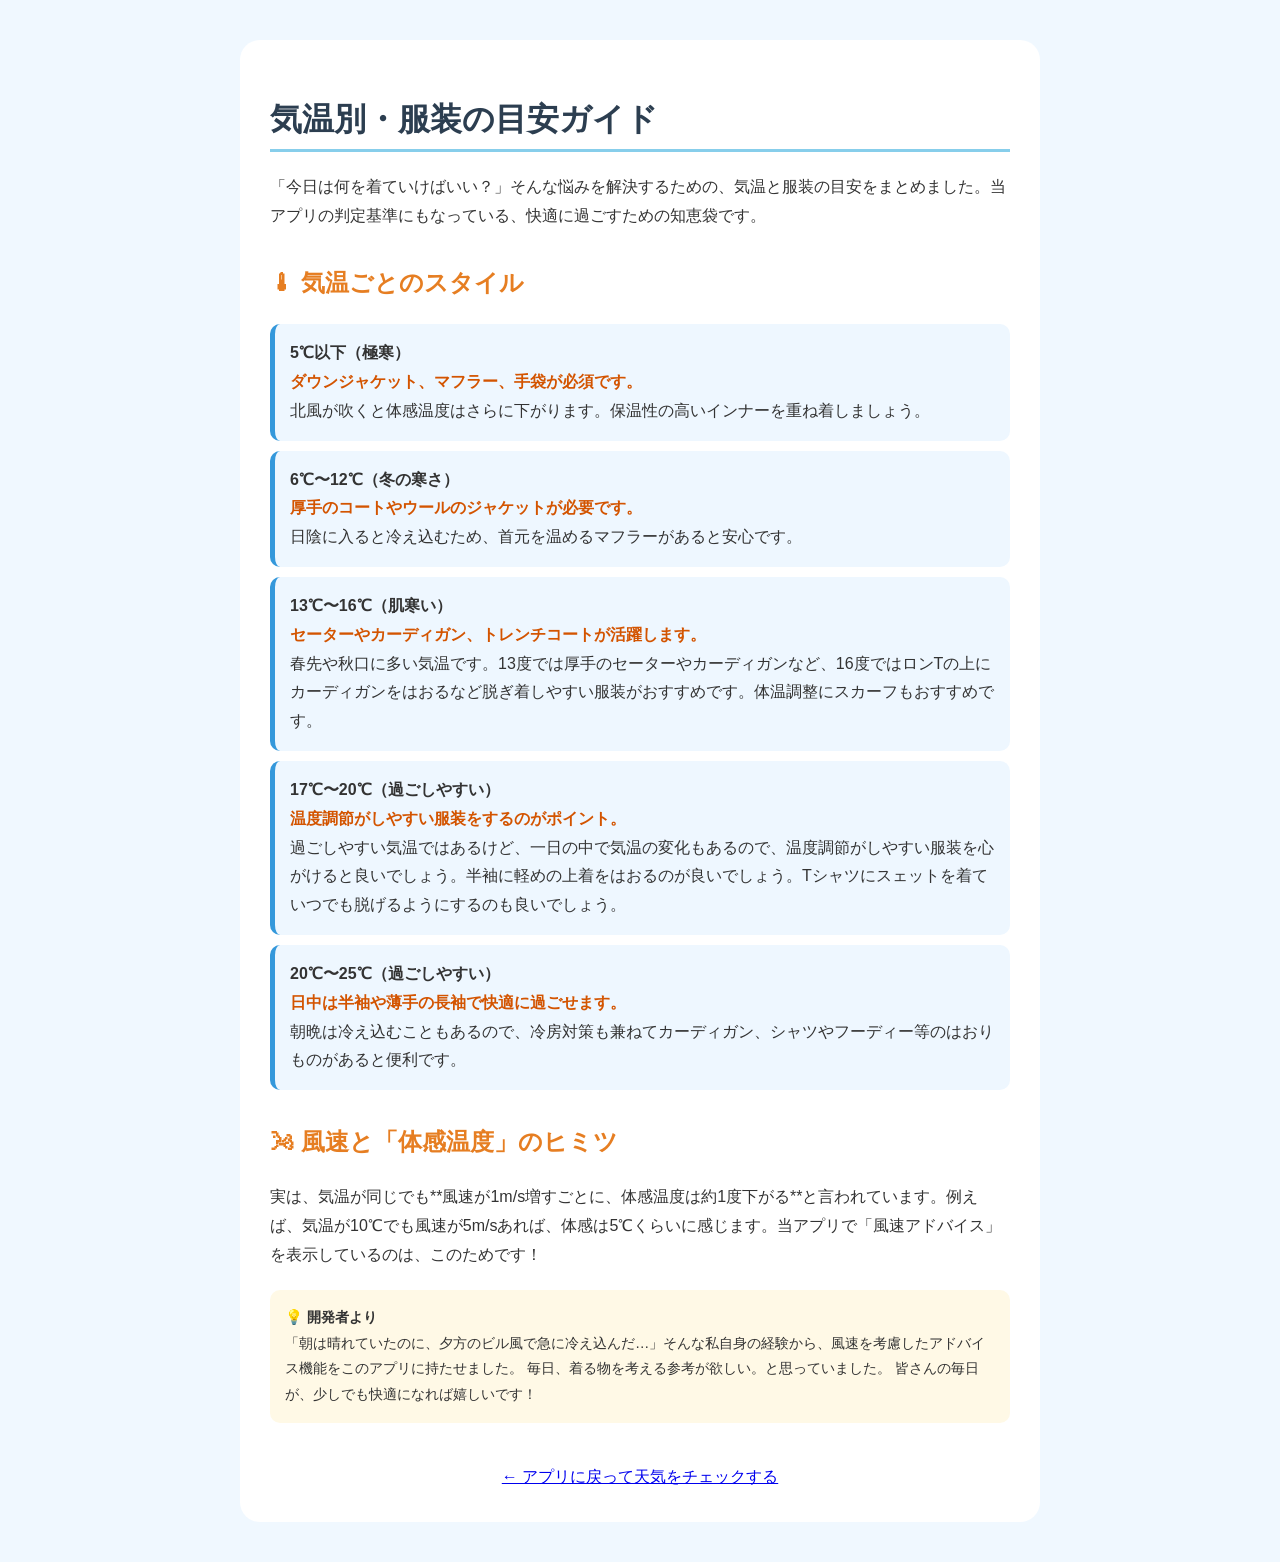
<file: public/clothing.html>
<!DOCTYPE html>
<html lang="ja">
<head>
    <meta charset="UTF-8">
    <meta name="viewport" content="width=device-width, initial-scale=1.0">
    <title>気温別・服装の目安ガイド - お天気といっしょ</title>
    <meta name="description" content="気温や風速による体感温度の変化に合わせた、服装選びの具体的な目安を解説します。5℃以下の極寒から20℃以上の過ごしやすい日まで、失敗しないコーディネートの知恵袋。">
    <meta name="keywords" content="服装目安, 気温, 体感温度, 風速, コーディネート, お天気といっしょ">
    <style>
        body { font-family: sans-serif; line-height: 1.8; color: #333; max-width: 800px; margin: 0 auto; padding: 40px 20px; background-color: #f0f8ff; }
        .card { background: white; padding: 30px; border-radius: 20px; shadow: 0 4px 10px rgba(0,0,0,0.1); }
        h1 { color: #2c3e50; border-bottom: 3px solid #87CEEB; }
        h2 { color: #e67e22; margin-top: 30px; }
        .temp-box { background: #eef7ff; padding: 15px; border-radius: 10px; margin: 10px 0; border-left: 5px solid #3498db; }
        .advice { font-weight: bold; color: #d35400; }
    </style>
</head>
<body>
    <div class="card">
        <h1>気温別・服装の目安ガイド</h1>
        <p>「今日は何を着ていけばいい？」そんな悩みを解決するための、気温と服装の目安をまとめました。当アプリの判定基準にもなっている、快適に過ごすための知恵袋です。</p>

        <h2>🌡 気温ごとのスタイル</h2>
        
        <div class="temp-box">
            <strong>5℃以下（極寒）</strong><br>
            <span class="advice">ダウンジャケット、マフラー、手袋が必須です。</span><br>
            北風が吹くと体感温度はさらに下がります。保温性の高いインナーを重ね着しましょう。
        </div>

        <div class="temp-box">
            <strong>6℃〜12℃（冬の寒さ）</strong><br>
            <span class="advice">厚手のコートやウールのジャケットが必要です。</span><br>
            日陰に入ると冷え込むため、首元を温めるマフラーがあると安心です。
        </div>

        <div class="temp-box">
            <strong>13℃〜16℃（肌寒い）</strong><br>
            <span class="advice">セーターやカーディガン、トレンチコートが活躍します。</span><br>
            春先や秋口に多い気温です。13度では厚手のセーターやカーディガンなど、16度ではロンTの上にカーディガンをはおるなど脱ぎ着しやすい服装がおすすめです。体温調整にスカーフもおすすめです。
        </div>

        <div class="temp-box">
            <strong>17℃〜20℃（過ごしやすい）</strong><br>
            <span class="advice">温度調節がしやすい服装をするのがポイント。</span><br>
            過ごしやすい気温ではあるけど、一日の中で気温の変化もあるので、温度調節がしやすい服装を心がけると良いでしょう。半袖に軽めの上着をはおるのが良いでしょう。Tシャツにスェットを着ていつでも脱げるようにするのも良いでしょう。
        </div>
         <div class="temp-box">
            <strong>20℃〜25℃（過ごしやすい）</strong><br>
            <span class="advice">日中は半袖や薄手の長袖で快適に過ごせます。</span><br>
            朝晩は冷え込むこともあるので、冷房対策も兼ねてカーディガン、シャツやフーディー等のはおりものがあると便利です。
        </div>

        <h2 style="border-bottom: 1px #d35400;">🌬 風速と「体感温度」のヒミツ</h2>
        <p>実は、気温が同じでも**風速が1m/s増すごとに、体感温度は約1度下がる**と言われています。例えば、気温が10℃でも風速が5m/sあれば、体感は5℃くらいに感じます。当アプリで「風速アドバイス」を表示しているのは、このためです！</p>

 <div style="background: #fff9e6; padding: 15px; border-radius: 10px; margin-top: 20px; font-size: 0.9rem;">
    <strong>💡 開発者より</strong><br>
    「朝は晴れていたのに、夕方のビル風で急に冷え込んだ…」そんな私自身の経験から、風速を考慮したアドバイス機能をこのアプリに持たせました。
    毎日、着る物を考える参考が欲しい。と思っていました。
    皆さんの毎日が、少しでも快適になれば嬉しいです！
</div>

        <div style="margin-top: 40px; text-align: center;">
            <a href="/">← アプリに戻って天気をチェックする</a>
        </div>
    </div>
</body>
</html>
</file>
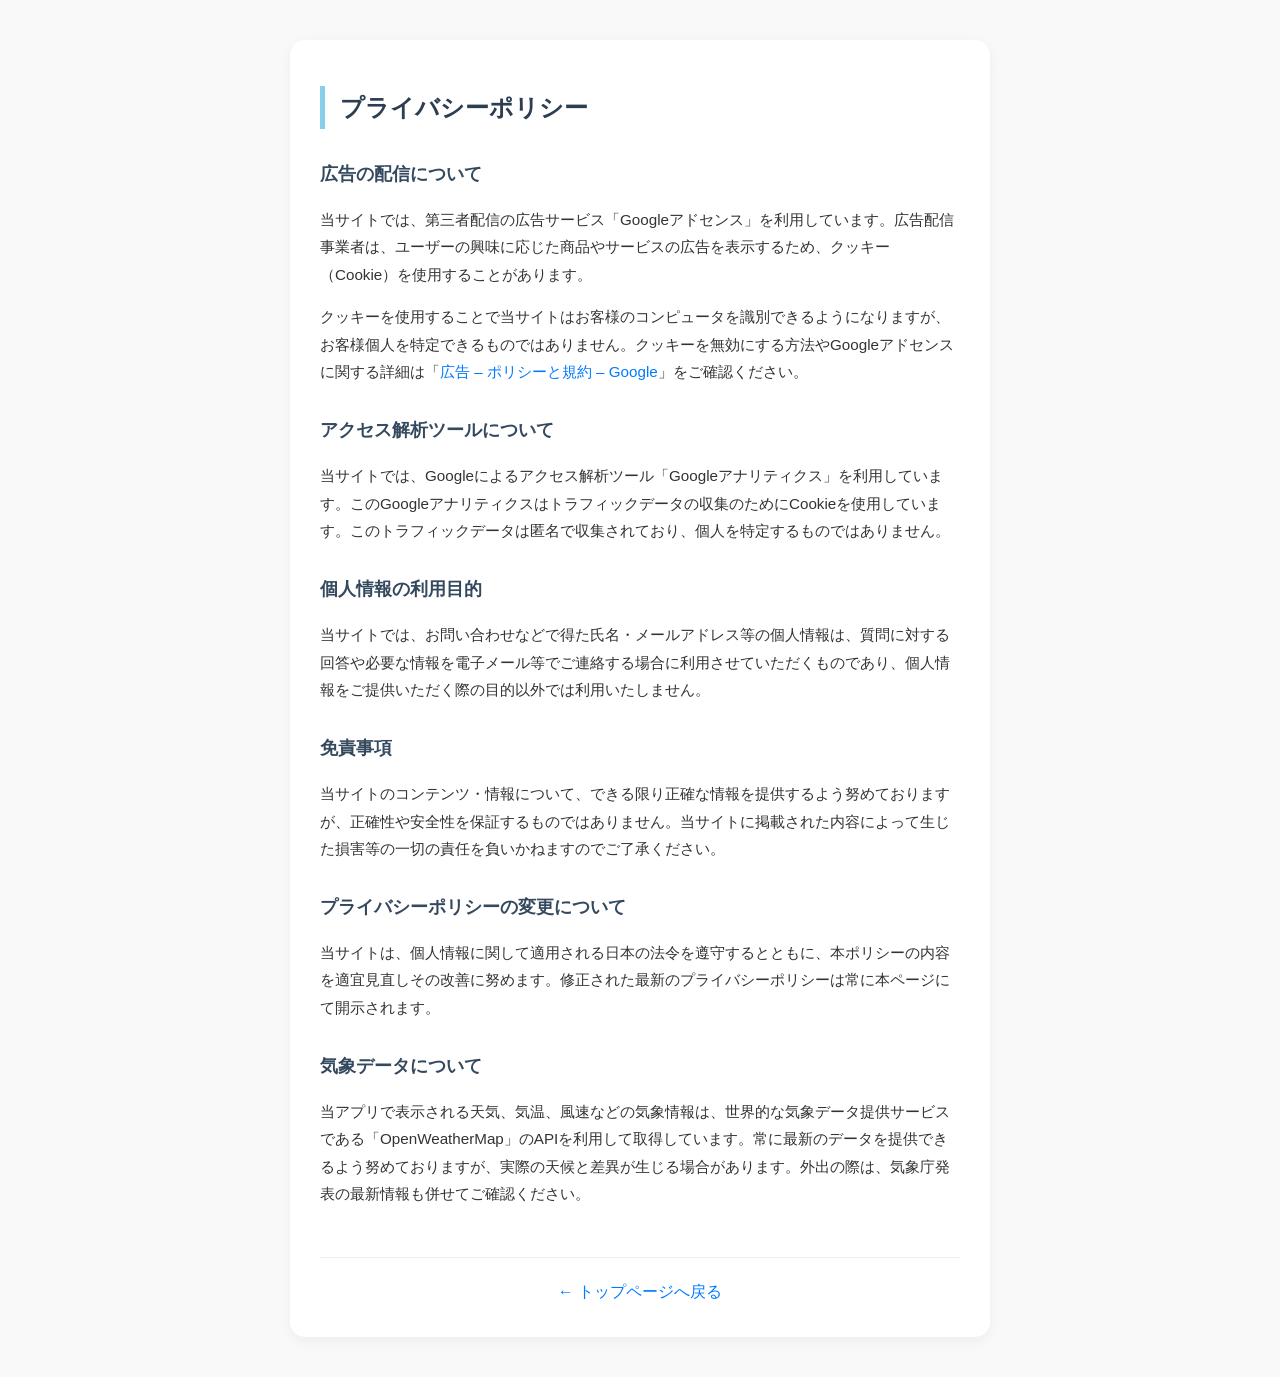
<file: public/privacy.html>
<!DOCTYPE html>
<html lang="ja">
<head>
    <meta charset="UTF-8">
    <meta name="viewport" content="width=device-width, initial-scale=1.0">
    <title>プライバシーポリシー - お天気といっしょ</title>
    <style>
        /* シンプルで清潔感のあるデザイン */
        body { 
            font-family: -apple-system, BlinkMacSystemFont, "Segoe UI", Roboto, sans-serif; 
            line-height: 1.8; 
            color: #333; 
            max-width: 700px; 
            margin: 0 auto; 
            padding: 40px 20px;
            background-color: #f9f9f9;
        }
        .container {
            background-color: #fff;
            padding: 30px;
            border-radius: 15px;
            box-shadow: 0 4px 15px rgba(0,0,0,0.05);
        }
        h1 { font-size: 1.5rem; color: #2c3e50; border-left: 5px solid #87CEEB; padding-left: 15px; }
        h2 { font-size: 1.1rem; color: #34495e; margin-top: 30px; }
        p { font-size: 0.95rem; }
        a { color: #007bff; text-decoration: none; }
        a:hover { text-decoration: underline; }
        .footer { margin-top: 50px; text-align: center; border-top: 1px solid #eee; padding-top: 20px; }
    </style>
</head>
<body>
    <div class="container">
        <h1>プライバシーポリシー</h1>

        <h2>広告の配信について</h2>
        <p>当サイトでは、第三者配信の広告サービス「Googleアドセンス」を利用しています。広告配信事業者は、ユーザーの興味に応じた商品やサービスの広告を表示するため、クッキー（Cookie）を使用することがあります。</p>
        <p>クッキーを使用することで当サイトはお客様のコンピュータを識別できるようになりますが、お客様個人を特定できるものではありません。クッキーを無効にする方法やGoogleアドセンスに関する詳細は「<a href="https://policies.google.com/technologies/ads?hl=ja" target="_blank" rel="noopener noreferrer">広告 – ポリシーと規約 – Google</a>」をご確認ください。</p>

        <h2>アクセス解析ツールについて</h2>
        <p>当サイトでは、Googleによるアクセス解析ツール「Googleアナリティクス」を利用しています。このGoogleアナリティクスはトラフィックデータの収集のためにCookieを使用しています。このトラフィックデータは匿名で収集されており、個人を特定するものではありません。</p>

<h2>個人情報の利用目的</h2>
<p>当サイトでは、お問い合わせなどで得た氏名・メールアドレス等の個人情報は、質問に対する回答や必要な情報を電子メール等でご連絡する場合に利用させていただくものであり、個人情報をご提供いただく際の目的以外では利用いたしません。</p>
        <h2>免責事項</h2>
        <p>当サイトのコンテンツ・情報について、できる限り正確な情報を提供するよう努めておりますが、正確性や安全性を保証するものではありません。当サイトに掲載された内容によって生じた損害等の一切の責任を負いかねますのでご了承ください。</p>

        <h2>プライバシーポリシーの変更について</h2>
<p>当サイトは、個人情報に関して適用される日本の法令を遵守するとともに、本ポリシーの内容を適宜見直しその改善に努めます。修正された最新のプライバシーポリシーは常に本ページにて開示されます。</p>

<h2>気象データについて</h2>
<p>当アプリで表示される天気、気温、風速などの気象情報は、世界的な気象データ提供サービスである「OpenWeatherMap」のAPIを利用して取得しています。常に最新のデータを提供できるよう努めておりますが、実際の天候と差異が生じる場合があります。外出の際は、気象庁発表の最新情報も併せてご確認ください。</p>

        <div class="footer">
            <a href="/">← トップページへ戻る</a>
        </div>
    </div>
</body>
</html>
</file>
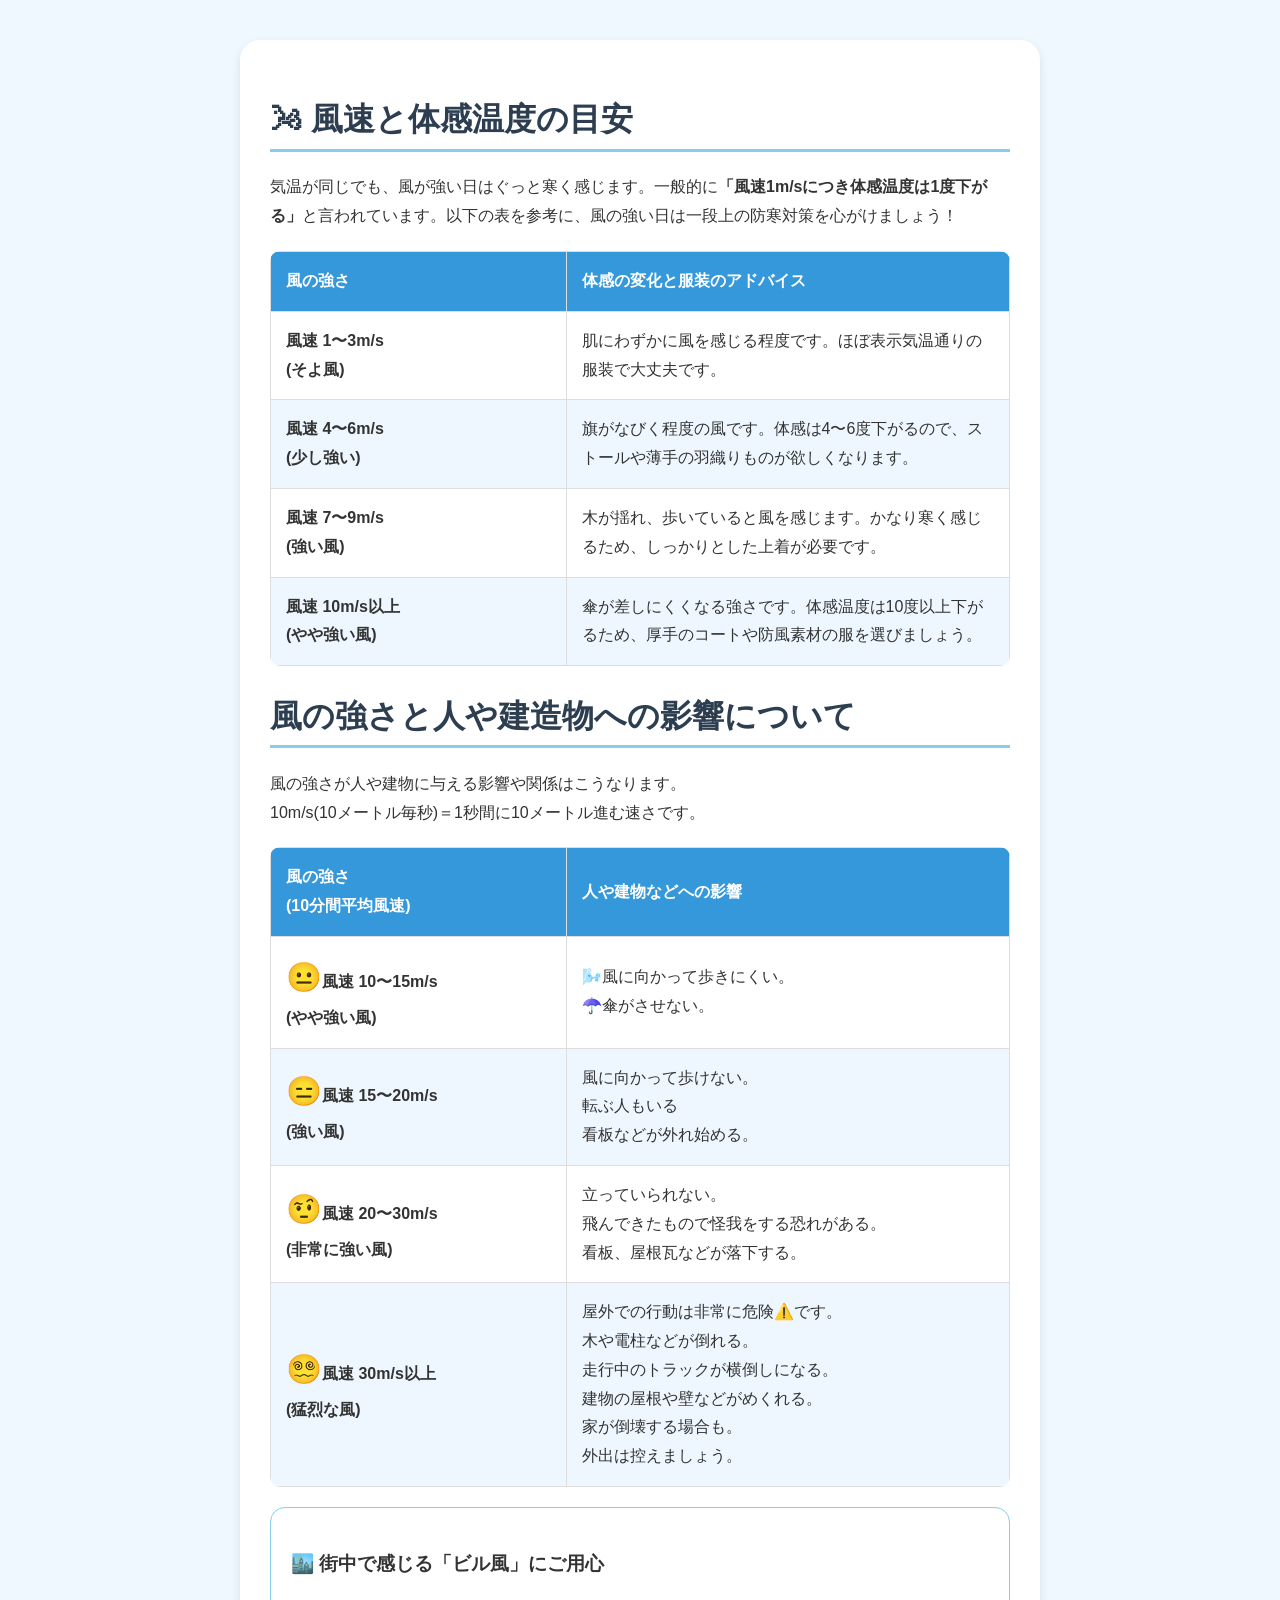
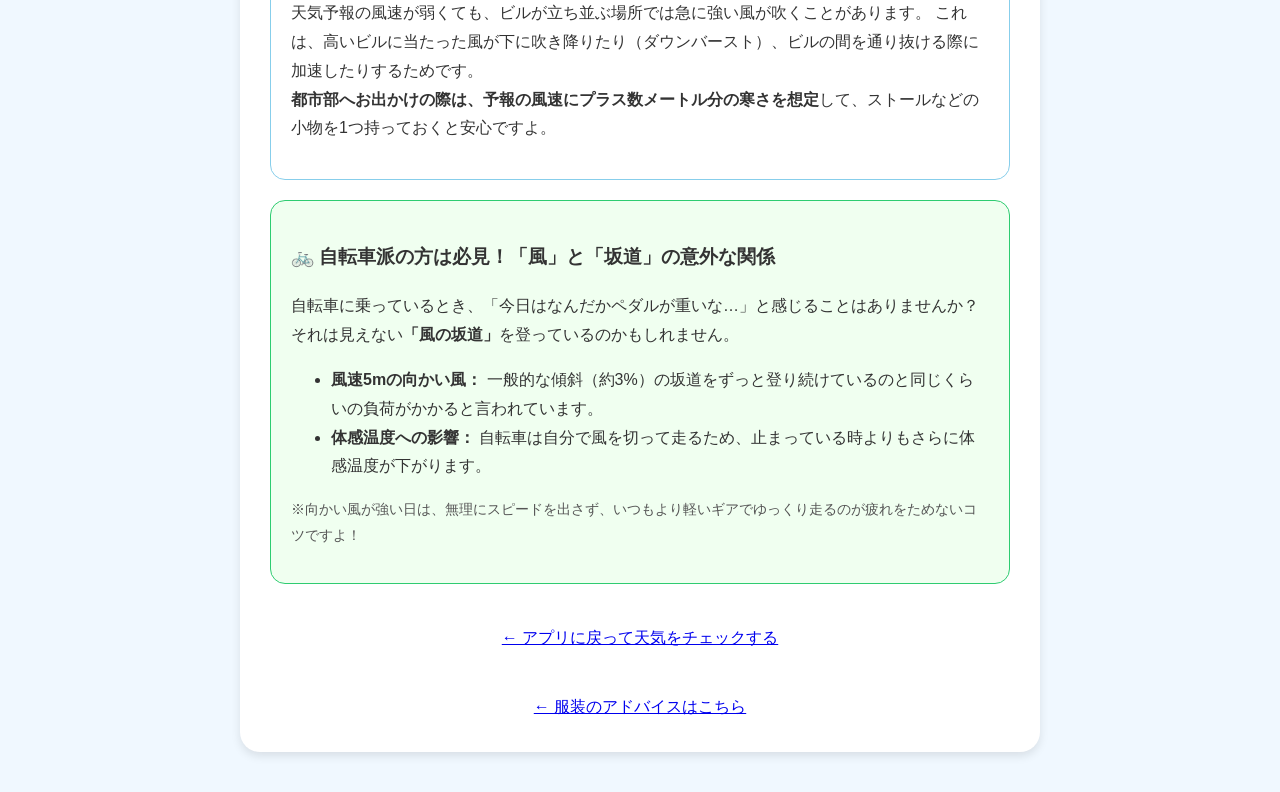
<file: public/wind.html>
<!DOCTYPE html>
<html lang="ja">
<head>
    <meta charset="UTF-8">
    <meta name="viewport" content="width=device-width, initial-scale=1.0">
    <title>風速と体感温度・生活への影響ガイド | お天気といっしょ</title>
<meta name="description" content="風速1m/sで体感温度は1度下がる？風が強い日の服装選びの目安から、ビル風の注意点、自転車走行時の負荷まで、気象データと日常の関わりを詳しく解説します。">
<meta name="keywords" content="風速,体感温度,ビル風,自転車,向かい風,服装,お天気といっしょ">
    <style>
        body { font-family: sans-serif; line-height: 1.8; color: #333; max-width: 800px; margin: 0 auto; padding: 40px 20px; background-color: #f0f8ff; }
        .card { background: white; padding: 30px; border-radius: 20px; box-shadow: 0 4px 10px rgba(0,0,0,0.1); }
        h1 { color: #2c3e50; border-bottom: 3px solid #87CEEB; }
        
        /* テーブルのスタイル */
        table {
            width: 100%;
            border-collapse: collapse; /* 枠線を一本にする */
            margin-top: 20px;
            border-radius: 10px;
            overflow: hidden; /* 角丸を適用するため */
        }

        th, td {
            padding: 15px;
            text-align: left;
            border: 1px solid #ddd;
        }

        /* 列の幅指定 */
        th:first-child, td:first-child { width: 40%; font-weight: bold; }
        th:last-child, td:last-child { width: 60%; }

        /* ヘッダーの色 */
        thead { background-color: #3498db !important; color: white; }
        

        /* 1行ごとに色を変える（縞々模様） */
        tbody tr:nth-child(odd) { background-color: #ffffff; } /* 奇数行 */
        tbody tr:nth-child(even) { background-color: #eef7ff; } /* 偶数行 */

        .f-size180{ font-size: 180%; }

        .back-link { margin-top: 40px; text-align: center; }
    </style>
</head>
<body>
    <div class="card">
        
     <h1>🌬 風速と体感温度の目安</h1>
        <p>気温が同じでも、風が強い日はぐっと寒く感じます。一般的に<b>「風速1m/sにつき体感温度は1度下がる」</b>と言われています。以下の表を参考に、風の強い日は一段上の防寒対策を心がけましょう！</p>

        <table>
            <thead>
                <tr>
                    <th>風の強さ</th>
                    <th>体感の変化と服装のアドバイス</th>
                </tr>
            </thead>
            <tbody>
                <tr>
                    <td>風速 1〜3m/s<br>(そよ風)</td>
                    <td>肌にわずかに風を感じる程度です。ほぼ表示気温通りの服装で大丈夫です。</td>
                </tr>
                <tr>
                    <td>風速 4〜6m/s<br>(少し強い)</td>
                    <td>旗がなびく程度の風です。体感は4〜6度下がるので、ストールや薄手の羽織りものが欲しくなります。</td>
                </tr>
                <tr>
                    <td>風速 7〜9m/s<br>(強い風)</td>
                    <td>木が揺れ、歩いていると風を感じます。かなり寒く感じるため、しっかりとした上着が必要です。</td>
                </tr>
                <tr>
                    <td>風速 10m/s以上<br>(やや強い風)</td>
                    <td>傘が差しにくくなる強さです。体感温度は10度以上下がるため、厚手のコートや防風素材の服を選びましょう。</td>
                </tr>
            </tbody>
        </table>
        
<h1>風の強さと人や建造物への影響について</h1>
        <p>風の強さが人や建物に与える影響や関係はこうなります。<br>10m/s(10メートル毎秒)＝1秒間に10メートル進む速さです。</p>
       <table>
            <thead>
                <tr>
                    <th><span class="txt-blue">風の強さ<br>(10分間平均風速)</span></th>
                    <th>人や建物などへの影響</th>
                </tr>
            </thead>
            <tbody>
                <tr>
                    <td><span class="f-size180">😐</span>風速 10〜15m/s<br>(やや強い風)</td>
                    <td>🌬️風に向かって歩きにくい。<br>☂️傘がさせない。</td>
                </tr>
                <tr>
                    <td><span class="f-size180">😑</span>風速 15〜20m/s<br>(強い風)</td>
                    <td>風に向かって歩けない。<br>転ぶ人もいる<br>看板などが外れ始める。</td>
                </tr>
                <tr>
                    <td><span class="f-size180">🤨</span>風速 20〜30m/s<br>(非常に強い風)</td>
                    <td>立っていられない。<br>飛んできたもので怪我をする恐れがある。<br>看板、屋根瓦などが落下する。</td>
                </tr>
                <tr>
                    <td><span class="f-size180">😵‍💫</span>風速 30m/s以上<br>(猛烈な風)</td>
                    <td>屋外での行動は非常に危険⚠️です。<br>木や電柱などが倒れる。<br>走行中のトラックが横倒しになる。<br>建物の屋根や壁などがめくれる。<br>家が倒壊する場合も。<br>外出は控えましょう。</td>
                </tr>
            </tbody>
        </table>


 <div style="background-color: #fff; padding: 20px; border-radius: 15px; border: 1px solid #87CEEB; margin-top: 20px;">
    <h3>🏙️ 街中で感じる「ビル風」にご用心</h3>
    <p>
        天気予報の風速が弱くても、ビルが立ち並ぶ場所では急に強い風が吹くことがあります。
        これは、高いビルに当たった風が下に吹き降りたり（ダウンバースト）、ビルの間を通り抜ける際に加速したりするためです。<br>
        <b>都市部へお出かけの際は、予報の風速にプラス数メートル分の寒さを想定</b>して、ストールなどの小物を1つ持っておくと安心ですよ。
    </p>
</div>

<div style="background-color: #f0fff0; padding: 20px; border-radius: 15px; border: 1px solid #2ecc71; margin-top: 20px;">
    <h3>🚲 自転車派の方は必見！「風」と「坂道」の意外な関係</h3>
    <p>
        自転車に乗っているとき、「今日はなんだかペダルが重いな…」と感じることはありませんか？それは見えない<b>「風の坂道」</b>を登っているのかもしれません。
    </p>
    <ul>
        <li><b>風速5mの向かい風：</b> 一般的な傾斜（約3%）の坂道をずっと登り続けているのと同じくらいの負荷がかかると言われています。</li>
        <li><b>体感温度への影響：</b> 自転車は自分で風を切って走るため、止まっている時よりもさらに体感温度が下がります。</li>
    </ul>
    <p style="font-size: 0.9rem; color: #555;">
        ※向かい風が強い日は、無理にスピードを出さず、いつもより軽いギアでゆっくり走るのが疲れをためないコツですよ！
    </p>
</div>

        <div style="margin-top: 40px; text-align: center;">
            <a href="/">← アプリに戻って天気をチェックする</a>
        </div>
        <div style="margin-top: 40px; text-align: center;">
            <a href="/clothing.html">← 服装のアドバイスはこちら</a>
        </div>
    </div>
</body>
</html>
</file>
